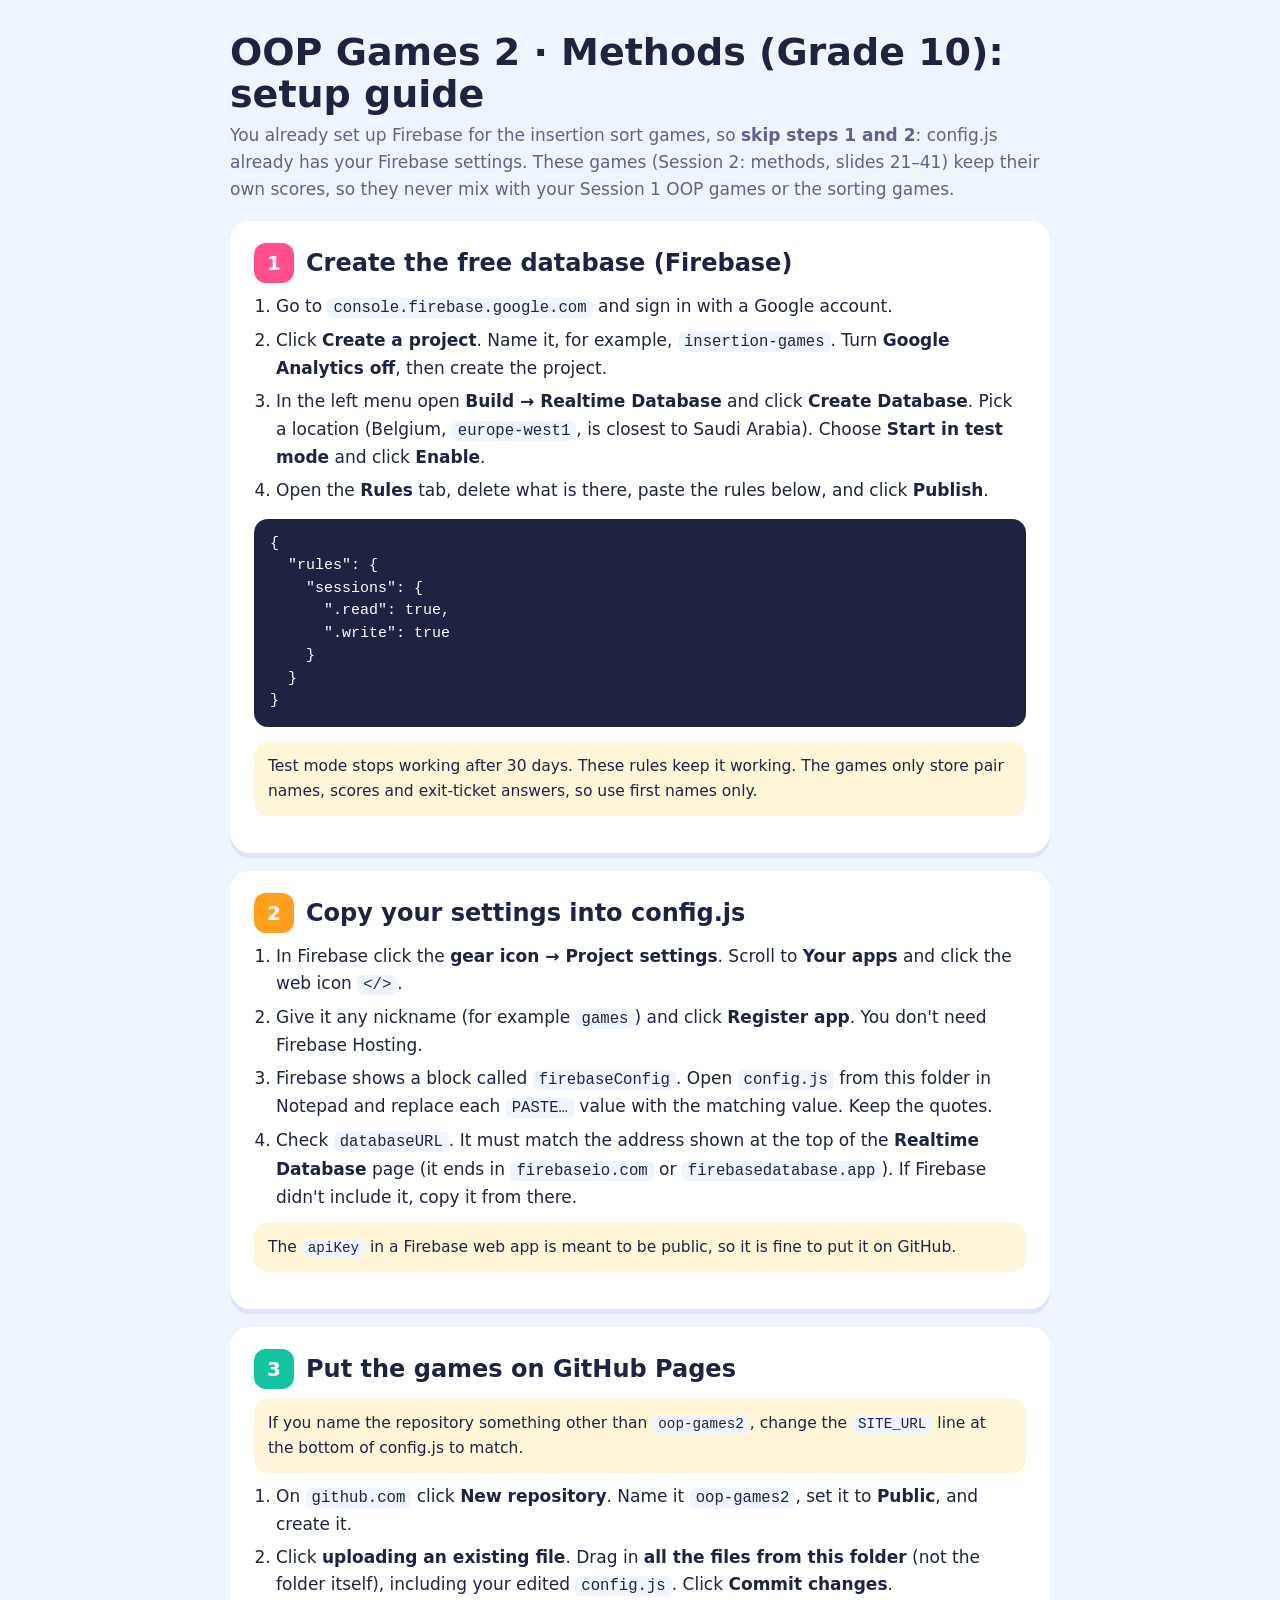
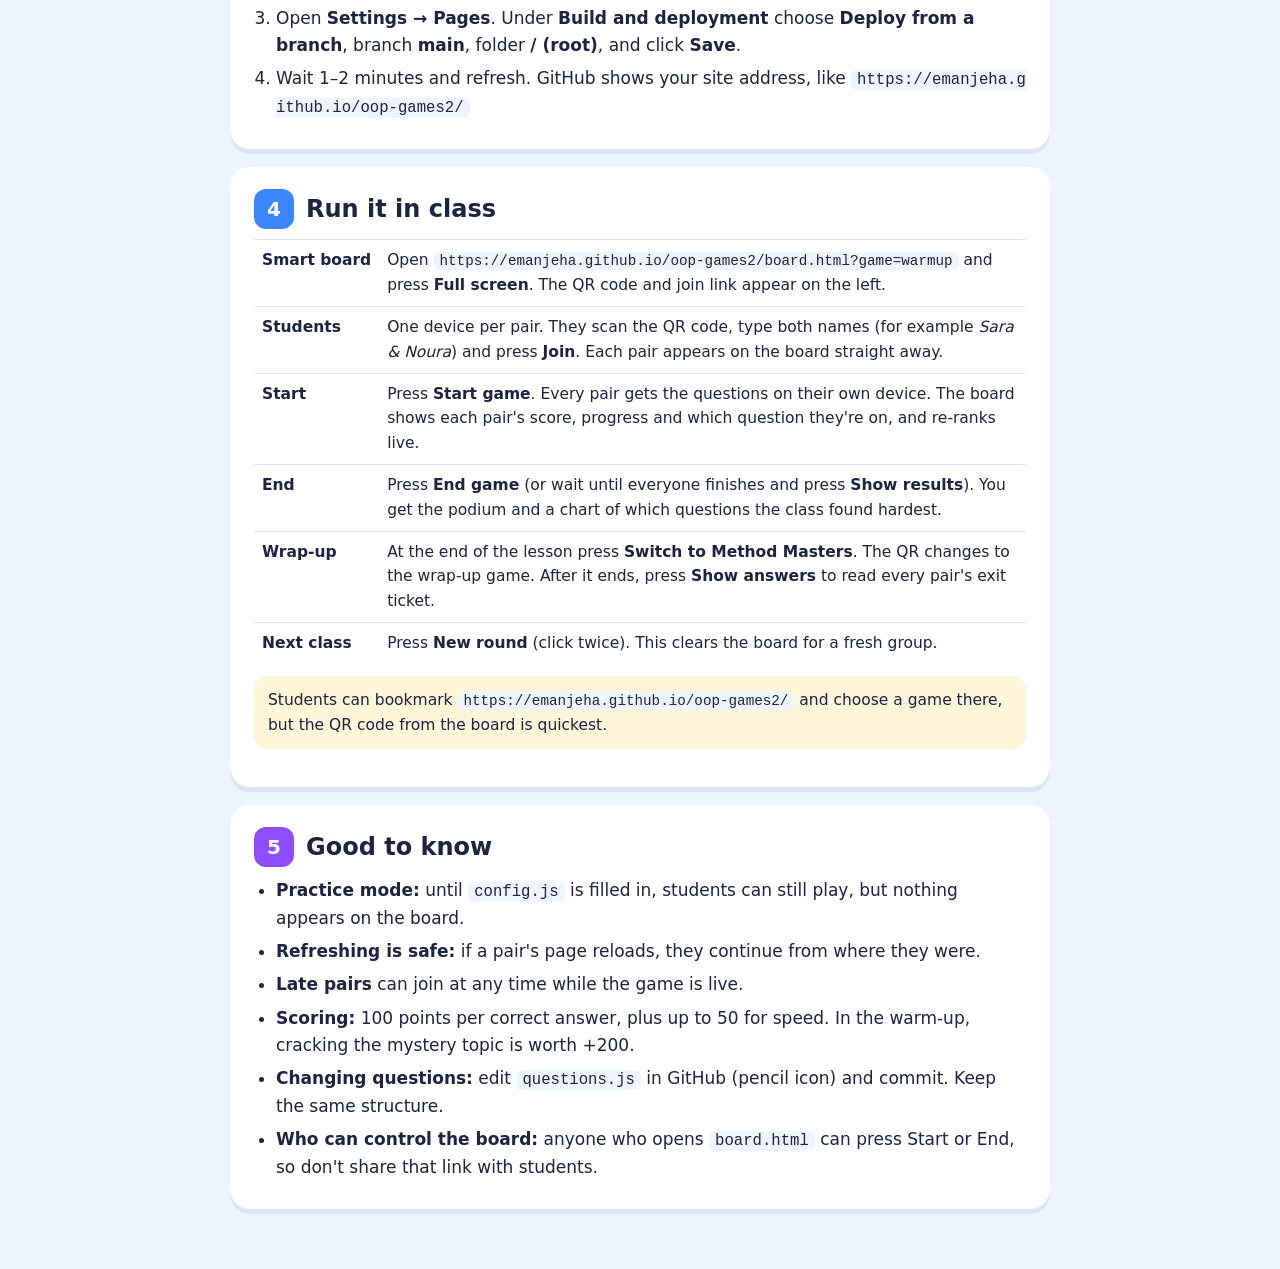
<file: SETUP_GUIDE.html>
<!doctype html>
<html lang="en">
<head>
<meta charset="utf-8">
<meta name="viewport" content="width=device-width, initial-scale=1">
<title>Setup Guide · OOP Games 2</title>
<style>
  :root { --ink: #1D2340; --soft: #5C6489; --sky: #EEF5FF; --line: #DCE4F7; --purple: #8F4DFF; --pink: #FF4F8B; --teal: #14C3A2; --blue: #3A86FF; --orange: #FF9F1C; }
  body { margin: 0; background: var(--sky); color: var(--ink); font: 17px/1.6 'Segoe UI', system-ui, -apple-system, sans-serif; }
  main { max-width: 820px; margin: 0 auto; padding-inline: 18px; padding-block: 32px 60px; }
  h1 { font-size: 38px; line-height: 1.1; margin: 0 0 6px; }
  h2 { font-size: 24px; margin: 0 0 10px; display: flex; gap: 12px; align-items: center; }
  h2 b { width: 40px; height: 40px; border-radius: 12px; color: #fff; display: grid; place-items: center; font-size: 20px; flex: none; }
  section { background: #fff; border-radius: 20px; padding: 22px 24px; margin-top: 18px; box-shadow: 0 5px 0 var(--line); }
  section:nth-of-type(1) h2 b { background: var(--pink); } section:nth-of-type(2) h2 b { background: var(--orange); } section:nth-of-type(3) h2 b { background: var(--teal); } section:nth-of-type(4) h2 b { background: var(--blue); } section:nth-of-type(5) h2 b { background: var(--purple); }
  ol, ul { margin: 0; padding-left: 22px; } li { margin: 6px 0; }
  code { font-family: Consolas, 'Courier New', monospace; background: var(--sky); padding: 1px 6px; border-radius: 6px; font-size: .92em; word-break: break-all; }
  pre { background: #1D2340; color: #fff; border-radius: 14px; padding: 14px 16px; overflow-x: auto; font: 15px/1.5 Consolas, 'Courier New', monospace; }
  .note { background: #FFF6D9; border-radius: 14px; padding: 12px 14px; margin-top: 12px; font-size: 15.5px; }
  .lede { color: var(--soft); margin: 0; }
  table { width: 100%; border-collapse: collapse; font-size: 15.5px; } td { padding: 8px; border-top: 1px solid var(--line); vertical-align: top; } td:first-child { font-weight: 700; white-space: nowrap; }
</style>
</head>
<body>
<main>
  <h1>OOP Games 2 · Methods (Grade 10): setup guide</h1>
  <p class="lede">You already set up Firebase for the insertion sort games, so <b>skip steps 1 and 2</b>: config.js already has your Firebase settings. These games (Session 2: methods, slides 21–41) keep their own scores, so they never mix with your Session 1 OOP games or the sorting games.</p>

  <section>
    <h2><b>1</b>Create the free database (Firebase)</h2>
    <ol>
      <li>Go to <code>console.firebase.google.com</code> and sign in with a Google account.</li>
      <li>Click <b>Create a project</b>. Name it, for example, <code>insertion-games</code>. Turn <b>Google Analytics off</b>, then create the project.</li>
      <li>In the left menu open <b>Build → Realtime Database</b> and click <b>Create Database</b>. Pick a location (Belgium, <code>europe-west1</code>, is closest to Saudi Arabia). Choose <b>Start in test mode</b> and click <b>Enable</b>.</li>
      <li>Open the <b>Rules</b> tab, delete what is there, paste the rules below, and click <b>Publish</b>.</li>
    </ol>
<pre>{
  "rules": {
    "sessions": {
      ".read": true,
      ".write": true
    }
  }
}</pre>
    <p class="note">Test mode stops working after 30 days. These rules keep it working. The games only store pair names, scores and exit-ticket answers, so use first names only.</p>
  </section>

  <section>
    <h2><b>2</b>Copy your settings into config.js</h2>
    <ol>
      <li>In Firebase click the <b>gear icon → Project settings</b>. Scroll to <b>Your apps</b> and click the web icon <code>&lt;/&gt;</code>.</li>
      <li>Give it any nickname (for example <code>games</code>) and click <b>Register app</b>. You don't need Firebase Hosting.</li>
      <li>Firebase shows a block called <code>firebaseConfig</code>. Open <code>config.js</code> from this folder in Notepad and replace each <code>PASTE…</code> value with the matching value. Keep the quotes.</li>
      <li>Check <code>databaseURL</code>. It must match the address shown at the top of the <b>Realtime Database</b> page (it ends in <code>firebaseio.com</code> or <code>firebasedatabase.app</code>). If Firebase didn't include it, copy it from there.</li>
    </ol>
    <p class="note">The <code>apiKey</code> in a Firebase web app is meant to be public, so it is fine to put it on GitHub.</p>
  </section>

  <section>
    <h2><b>3</b>Put the games on GitHub Pages</h2>
    <p class="note" style="margin:0 0 10px">If you name the repository something other than <code>oop-games2</code>, change the <code>SITE_URL</code> line at the bottom of config.js to match.</p>
    <ol>
      <li>On <code>github.com</code> click <b>New repository</b>. Name it <code>oop-games2</code>, set it to <b>Public</b>, and create it.</li>
      <li>Click <b>uploading an existing file</b>. Drag in <b>all the files from this folder</b> (not the folder itself), including your edited <code>config.js</code>. Click <b>Commit changes</b>.</li>
      <li>Open <b>Settings → Pages</b>. Under <b>Build and deployment</b> choose <b>Deploy from a branch</b>, branch <b>main</b>, folder <b>/ (root)</b>, and click <b>Save</b>.</li>
      <li>Wait 1–2 minutes and refresh. GitHub shows your site address, like <code>https://emanjeha.github.io/oop-games2/</code></li>
    </ol>
  </section>

  <section>
    <h2><b>4</b>Run it in class</h2>
    <table>
      <tr><td>Smart board</td><td>Open <code>https://emanjeha.github.io/oop-games2/board.html?game=warmup</code> and press <b>Full screen</b>. The QR code and join link appear on the left.</td></tr>
      <tr><td>Students</td><td>One device per pair. They scan the QR code, type both names (for example <i>Sara &amp; Noura</i>) and press <b>Join</b>. Each pair appears on the board straight away.</td></tr>
      <tr><td>Start</td><td>Press <b>Start game</b>. Every pair gets the questions on their own device. The board shows each pair's score, progress and which question they're on, and re-ranks live.</td></tr>
      <tr><td>End</td><td>Press <b>End game</b> (or wait until everyone finishes and press <b>Show results</b>). You get the podium and a chart of which questions the class found hardest.</td></tr>
      <tr><td>Wrap-up</td><td>At the end of the lesson press <b>Switch to Method Masters</b>. The QR changes to the wrap-up game. After it ends, press <b>Show answers</b> to read every pair's exit ticket.</td></tr>
      <tr><td>Next class</td><td>Press <b>New round</b> (click twice). This clears the board for a fresh group.</td></tr>
    </table>
    <p class="note">Students can bookmark <code>https://emanjeha.github.io/oop-games2/</code> and choose a game there, but the QR code from the board is quickest.</p>
  </section>

  <section>
    <h2><b>5</b>Good to know</h2>
    <ul>
      <li><b>Practice mode:</b> until <code>config.js</code> is filled in, students can still play, but nothing appears on the board.</li>
      <li><b>Refreshing is safe:</b> if a pair's page reloads, they continue from where they were.</li>
      <li><b>Late pairs</b> can join at any time while the game is live.</li>
      <li><b>Scoring:</b> 100 points per correct answer, plus up to 50 for speed. In the warm-up, cracking the mystery topic is worth +200.</li>
      <li><b>Changing questions:</b> edit <code>questions.js</code> in GitHub (pencil icon) and commit. Keep the same structure.</li>
      <li><b>Who can control the board:</b> anyone who opens <code>board.html</code> can press Start or End, so don't share that link with students.</li>
    </ul>
  </section>
</main>
</body>
</html>
</file>
